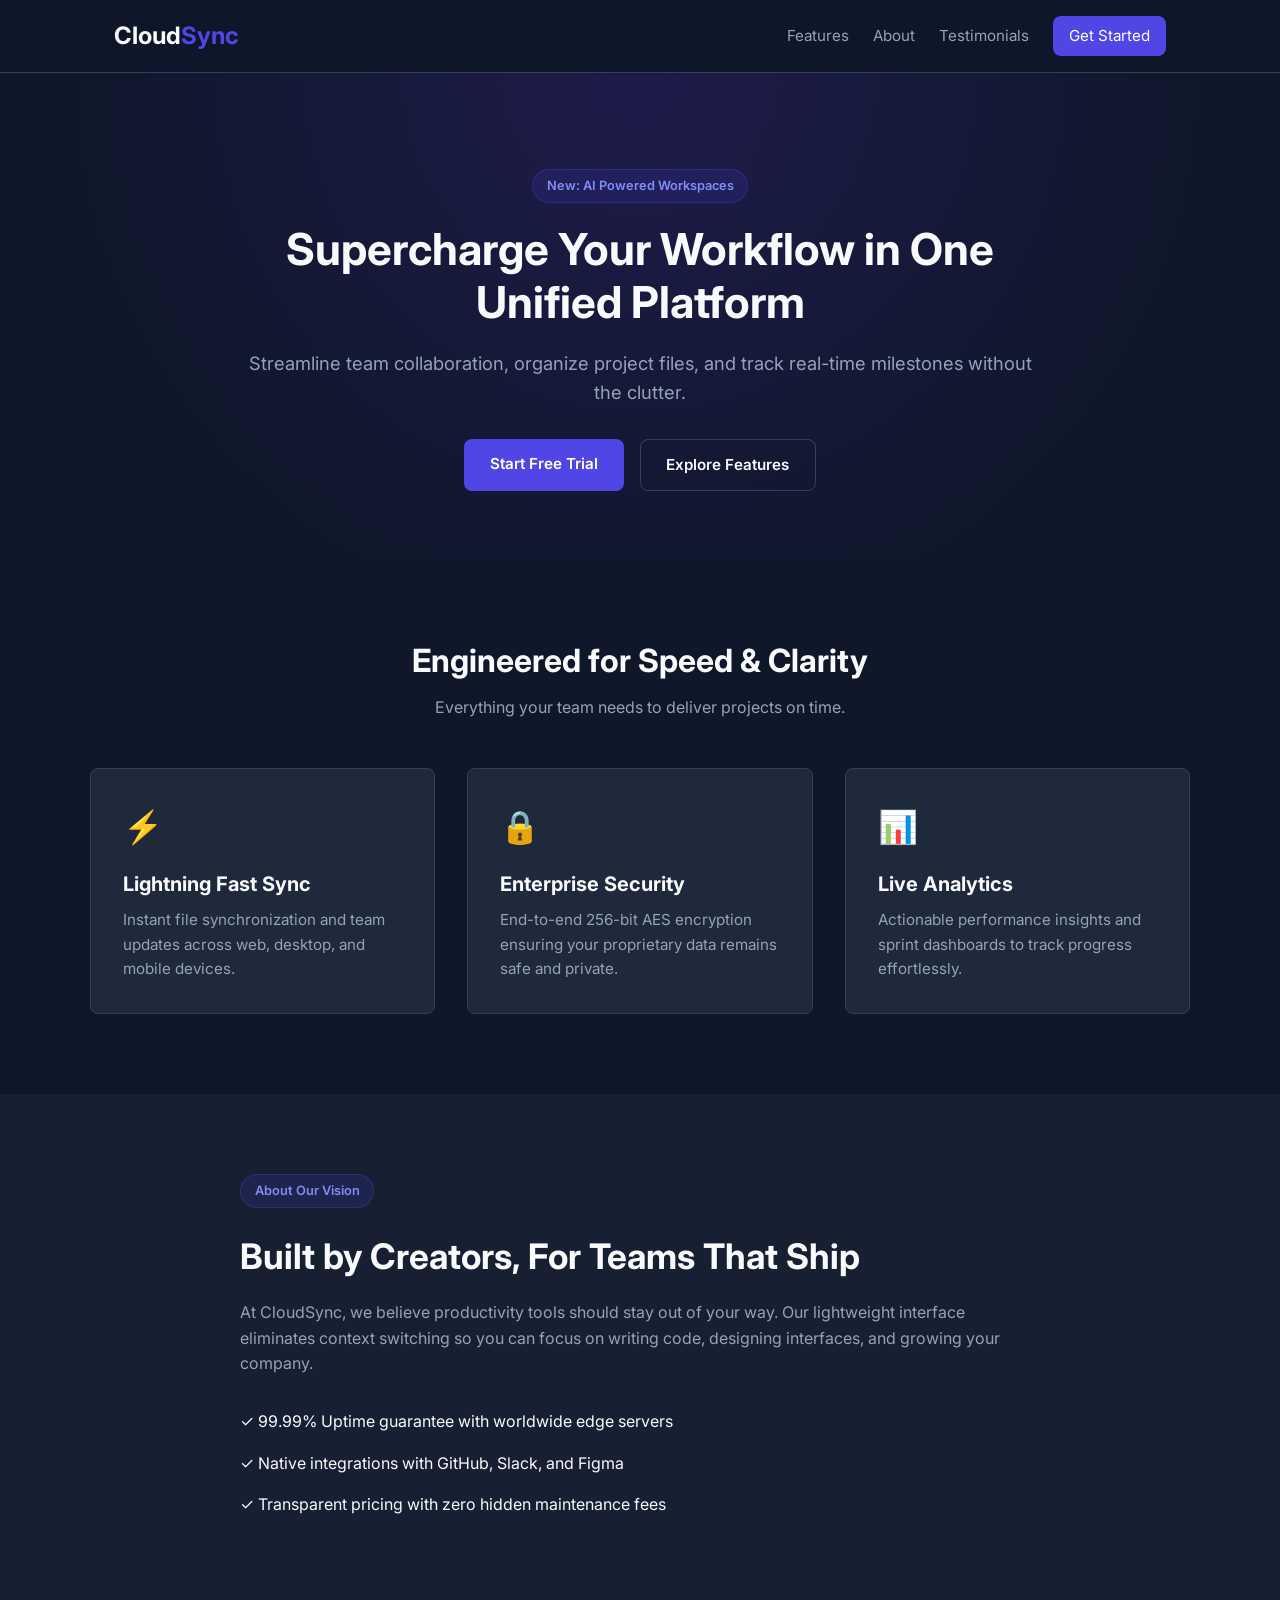
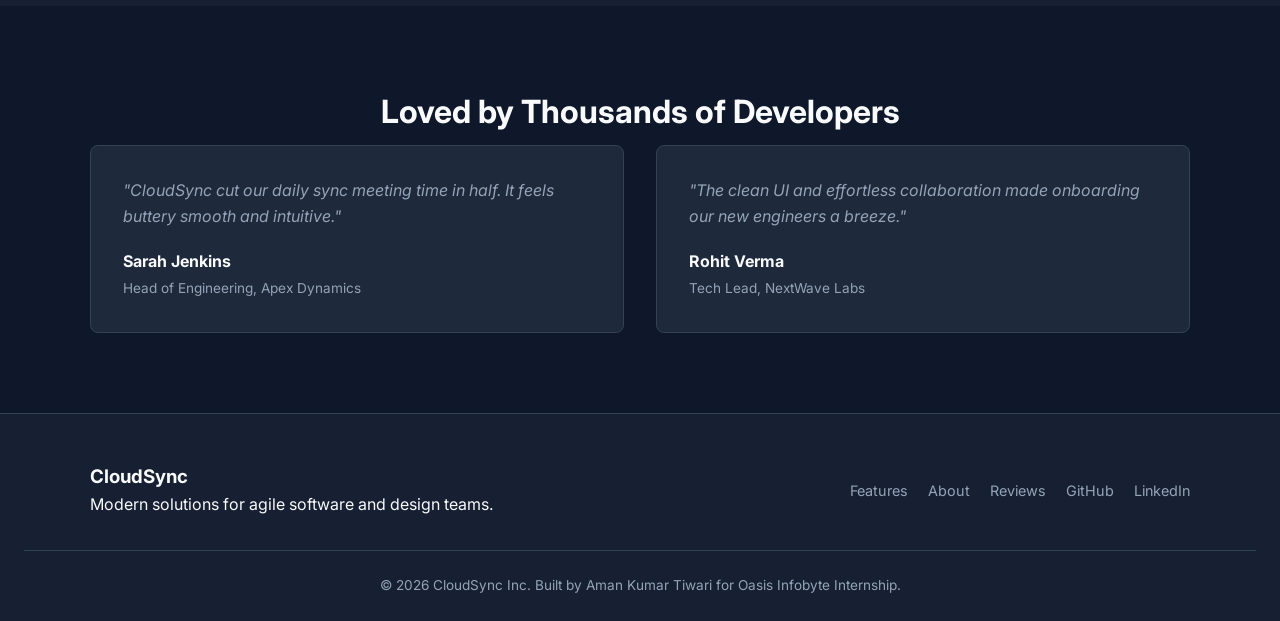
<file: WebDev-L1-LandingPage/index.html>
<!DOCTYPE html>
<html lang="en">
<head>
  <meta charset="UTF-8" />
  <meta name="viewport" content="width=device-width, initial-scale=1.0" />
  <title>CloudSync | Next-Gen Productivity</title>
  <link rel="stylesheet" href="style.css" />
  <link href="https://fonts.googleapis.com/css2?family=Inter:wght@400;600;700&display=swap" rel="stylesheet" />
</head>
<body>

  <!-- Sticky Navbar -->
  <header class="navbar">
    <div class="nav-container">
      <div class="logo">Cloud<span>Sync</span></div>
      <nav class="nav-links">
        <a href="#features">Features</a>
        <a href="#about">About</a>
        <a href="#testimonials">Testimonials</a>
        <a href="#contact" class="btn-nav">Get Started</a>
      </nav>
    </div>
  </header>

  <!-- Hero Section -->
  <section class="hero">
    <div class="hero-content">
      <span class="badge">New: AI Powered Workspaces</span>
      <h1>Supercharge Your Workflow in One Unified Platform</h1>
      <p>Streamline team collaboration, organize project files, and track real-time milestones without the clutter.</p>
      <div class="hero-cta">
        <a href="#contact" class="btn btn-primary">Start Free Trial</a>
        <a href="#features" class="btn btn-secondary">Explore Features</a>
      </div>
    </div>
  </section>

  <!-- Features Section -->
  <section id="features" class="section">
    <div class="container">
      <h2 class="section-title">Engineered for Speed & Clarity</h2>
      <p class="section-subtitle">Everything your team needs to deliver projects on time.</p>
      
      <div class="features-grid">
        <div class="feature-card">
          <div class="icon">⚡</div>
          <h3>Lightning Fast Sync</h3>
          <p>Instant file synchronization and team updates across web, desktop, and mobile devices.</p>
        </div>
        <div class="feature-card">
          <div class="icon">🔒</div>
          <h3>Enterprise Security</h3>
          <p>End-to-end 256-bit AES encryption ensuring your proprietary data remains safe and private.</p>
        </div>
        <div class="feature-card">
          <div class="icon">📊</div>
          <h3>Live Analytics</h3>
          <p>Actionable performance insights and sprint dashboards to track progress effortlessly.</p>
        </div>
      </div>
    </div>
  </section>

  <!-- About Section -->
  <section id="about" class="section alt-bg">
    <div class="container about-container">
      <div class="about-text">
        <span class="badge">About Our Vision</span>
        <h2>Built by Creators, For Teams That Ship</h2>
        <p>At CloudSync, we believe productivity tools should stay out of your way. Our lightweight interface eliminates context switching so you can focus on writing code, designing interfaces, and growing your company.</p>
        <ul class="about-points">
          <li>✓ 99.99% Uptime guarantee with worldwide edge servers</li>
          <li>✓ Native integrations with GitHub, Slack, and Figma</li>
          <li>✓ Transparent pricing with zero hidden maintenance fees</li>
        </ul>
      </div>
    </div>
  </section>

  <!-- Testimonials Section -->
  <section id="testimonials" class="section">
    <div class="container">
      <h2 class="section-title">Loved by Thousands of Developers</h2>
      <div class="testimonials-grid">
        <div class="testi-card">
          <p>"CloudSync cut our daily sync meeting time in half. It feels buttery smooth and intuitive."</p>
          <h4>Sarah Jenkins</h4>
          <span>Head of Engineering, Apex Dynamics</span>
        </div>
        <div class="testi-card">
          <p>"The clean UI and effortless collaboration made onboarding our new engineers a breeze."</p>
          <h4>Rohit Verma</h4>
          <span>Tech Lead, NextWave Labs</span>
        </div>
      </div>
    </div>
  </section>

  <!-- Footer -->
  <footer id="contact" class="footer">
    <div class="container footer-content">
      <div class="footer-brand">
        <h3>CloudSync</h3>
        <p>Modern solutions for agile software and design teams.</p>
      </div>
      <div class="footer-links">
        <a href="#features">Features</a>
        <a href="#about">About</a>
        <a href="#testimonials">Reviews</a>
        <a href="https://github.com" target="_blank">GitHub</a>
        <a href="https://linkedin.com" target="_blank">LinkedIn</a>
      </div>
    </div>
    <div class="footer-bottom">
      <p>© 2026 CloudSync Inc. Built by Aman Kumar Tiwari for Oasis Infobyte Internship.</p>
    </div>
  </footer>

</body>
</html>
</file>
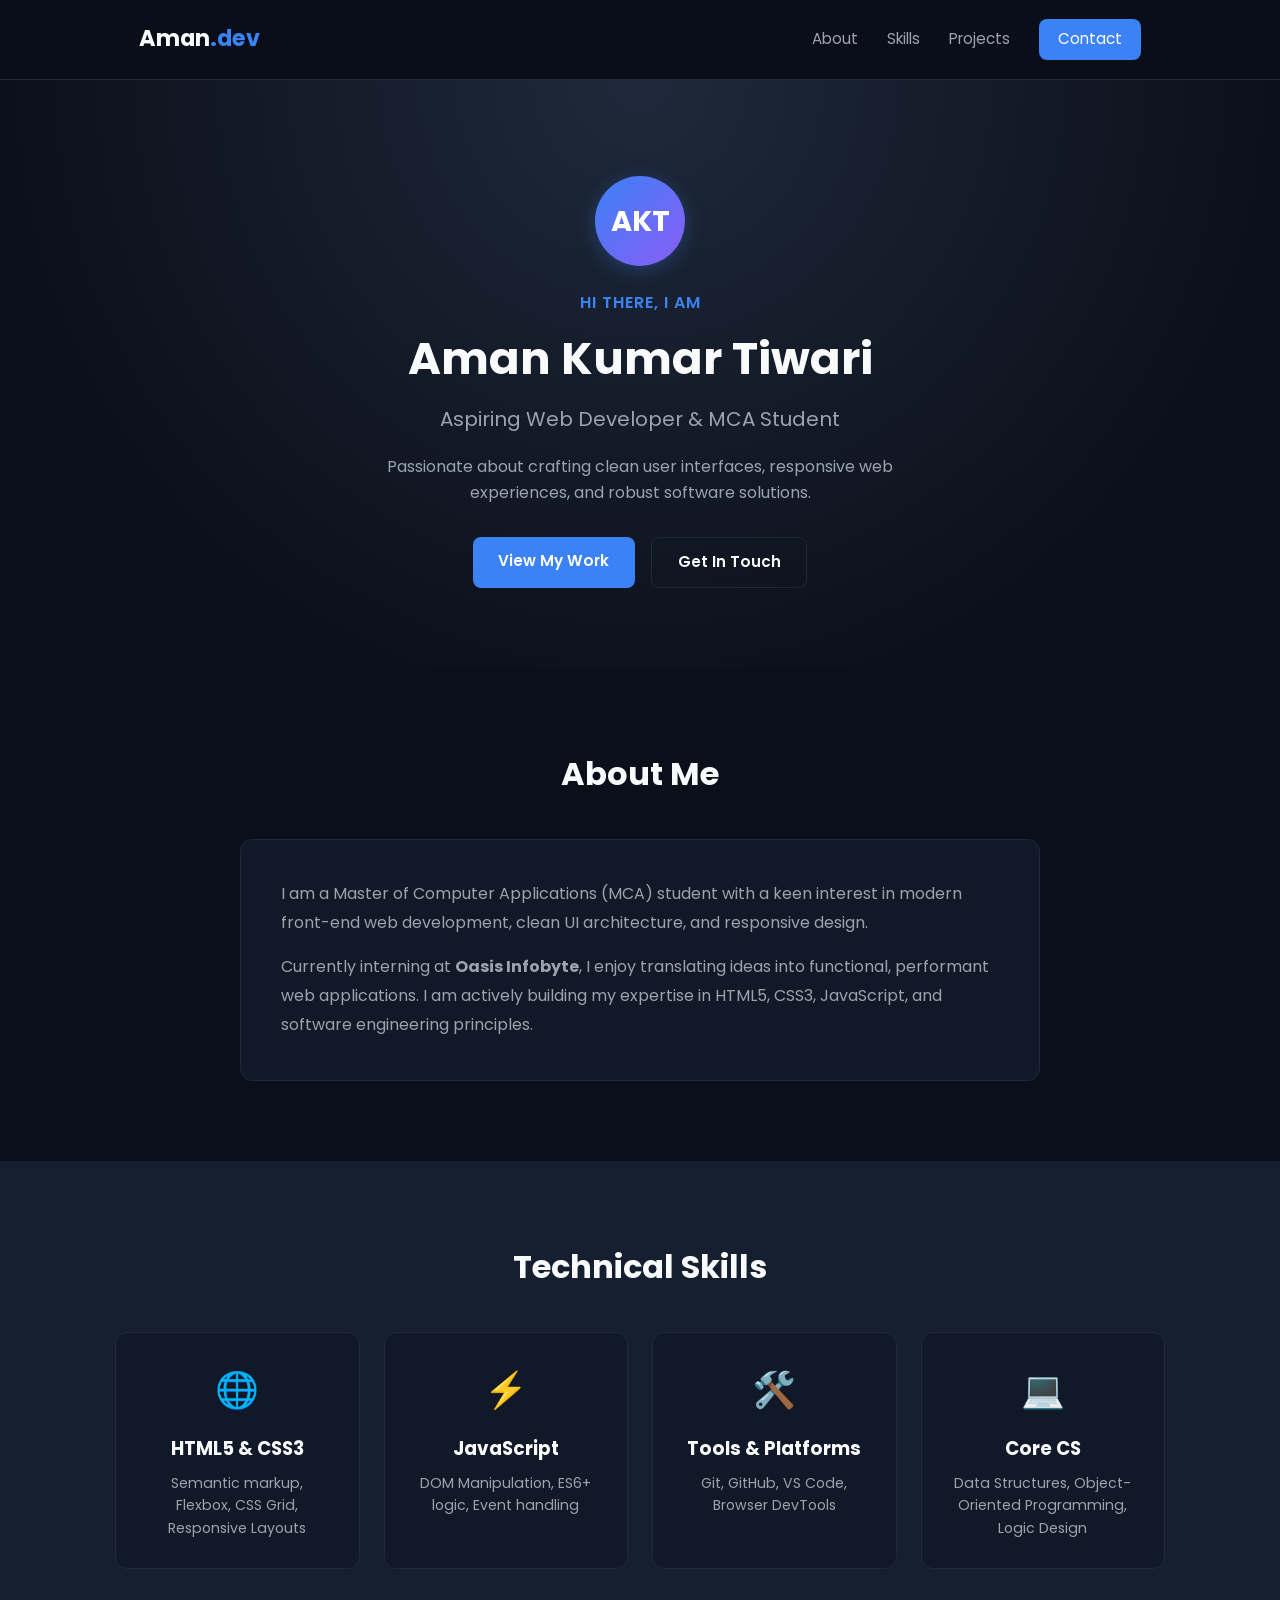
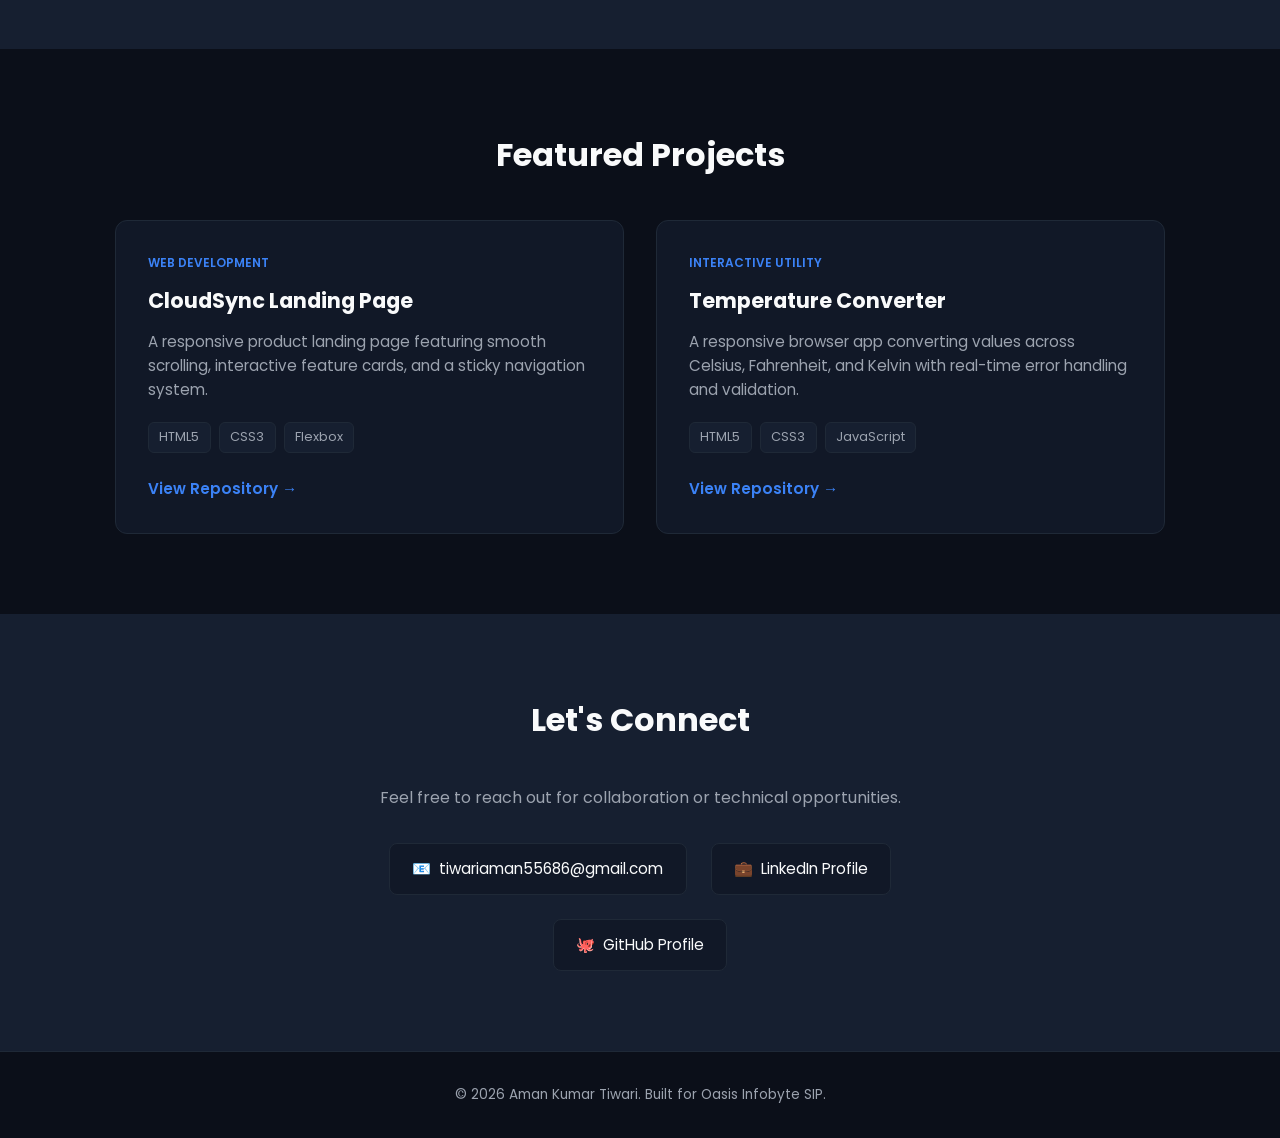
<file: WebDev-L1-Portfolio/index.html>
<!DOCTYPE html>
<html lang="en">
<head>
  <meta charset="UTF-8" />
  <meta name="viewport" content="width=device-width, initial-scale=1.0" />
  <title>Aman Kumar Tiwari | Portfolio</title>
  <link rel="stylesheet" href="style.css" />
  <link href="https://fonts.googleapis.com/css2?family=Poppins:wght@300;400;600;700&display=swap" rel="stylesheet" />
</head>
<body>

  <!-- Navigation Bar -->
  <header class="navbar">
    <div class="nav-container">
      <a href="#" class="logo">Aman<span>.dev</span></a>
      <nav class="nav-links">
        <a href="#about">About</a>
        <a href="#skills">Skills</a>
        <a href="#projects">Projects</a>
        <a href="#contact" class="btn-contact">Contact</a>
      </nav>
    </div>
  </header>

  <!-- Hero / Profile Section -->
  <section class="hero">
    <div class="hero-content">
      <div class="avatar-circle">AKT</div>
      <p class="greeting">Hi there, I am</p>
      <h1>Aman Kumar Tiwari</h1>
      <h2 class="role-title">Aspiring Web Developer & MCA Student</h2>
      <p class="bio-summary">
        Passionate about crafting clean user interfaces, responsive web experiences, and robust software solutions.
      </p>
      <div class="hero-buttons">
        <a href="#projects" class="btn btn-primary">View My Work</a>
        <a href="#contact" class="btn btn-secondary">Get In Touch</a>
      </div>
    </div>
  </section>

  <!-- About Section -->
  <section id="about" class="section">
    <div class="container">
      <h2 class="section-title">About Me</h2>
      <div class="about-card">
        <p>
          I am a Master of Computer Applications (MCA) student with a keen interest in modern front-end web development, clean UI architecture, and responsive design.
        </p>
        <p>
          Currently interning at <strong>Oasis Infobyte</strong>, I enjoy translating ideas into functional, performant web applications. I am actively building my expertise in HTML5, CSS3, JavaScript, and software engineering principles.
        </p>
      </div>
    </div>
  </section>

  <!-- Skills Section -->
  <section id="skills" class="section alt-bg">
    <div class="container">
      <h2 class="section-title">Technical Skills</h2>
      <div class="skills-grid">
        <div class="skill-card">
          <div class="skill-icon">🌐</div>
          <h3>HTML5 & CSS3</h3>
          <p>Semantic markup, Flexbox, CSS Grid, Responsive Layouts</p>
        </div>
        <div class="skill-card">
          <div class="skill-icon">⚡</div>
          <h3>JavaScript</h3>
          <p>DOM Manipulation, ES6+ logic, Event handling</p>
        </div>
        <div class="skill-card">
          <div class="skill-icon">🛠️</div>
          <h3>Tools & Platforms</h3>
          <p>Git, GitHub, VS Code, Browser DevTools</p>
        </div>
        <div class="skill-card">
          <div class="skill-icon">💻</div>
          <h3>Core CS</h3>
          <p>Data Structures, Object-Oriented Programming, Logic Design</p>
        </div>
      </div>
    </div>
  </section>

  <!-- Projects Section -->
  <section id="projects" class="section">
    <div class="container">
      <h2 class="section-title">Featured Projects</h2>
      <div class="projects-grid">
        <div class="project-card">
          <div class="project-tag">Web Development</div>
          <h3>CloudSync Landing Page</h3>
          <p>A responsive product landing page featuring smooth scrolling, interactive feature cards, and a sticky navigation system.</p>
          <div class="tech-tags">
            <span>HTML5</span>
            <span>CSS3</span>
            <span>Flexbox</span>
          </div>
          <a href="https://github.com/tiwariaman55686-droid/OIBSIP/tree/main/WebDev-L1-LandingPage" target="_blank" class="project-link">View Repository →</a>
        </div>

        <div class="project-card">
          <div class="project-tag">Interactive Utility</div>
          <h3>Temperature Converter</h3>
          <p>A responsive browser app converting values across Celsius, Fahrenheit, and Kelvin with real-time error handling and validation.</p>
          <div class="tech-tags">
            <span>HTML5</span>
            <span>CSS3</span>
            <span>JavaScript</span>
          </div>
          <a href="https://github.com/tiwariaman55686-droid/OIBSIP" target="_blank" class="project-link">View Repository →</a>
        </div>
      </div>
    </div>
  </section>

  <!-- Contact Section -->
  <section id="contact" class="section alt-bg">
    <div class="container contact-container">
      <h2 class="section-title">Let's Connect</h2>
      <p class="contact-desc">Feel free to reach out for collaboration or technical opportunities.</p>
      
      <div class="contact-links">
        <a href="mailto:tiwariaman55686@gmail.com" class="contact-item">
          <span>📧</span> tiwariaman55686@gmail.com
        </a>
        <a href="https://www.linkedin.com/in/aman-tiwari-228145401" target="_blank" class="contact-item">
          <span>💼</span> LinkedIn Profile
        </a>
        <a href="https://github.com/tiwariaman55686-droid" target="_blank" class="contact-item">
          <span>🐙</span> GitHub Profile
        </a>
      </div>
    </div>
  </section>

  <!-- Footer -->
  <footer class="footer">
    <p>© 2026 Aman Kumar Tiwari. Built for Oasis Infobyte SIP.</p>
  </footer>

</body>
</html>
</file>
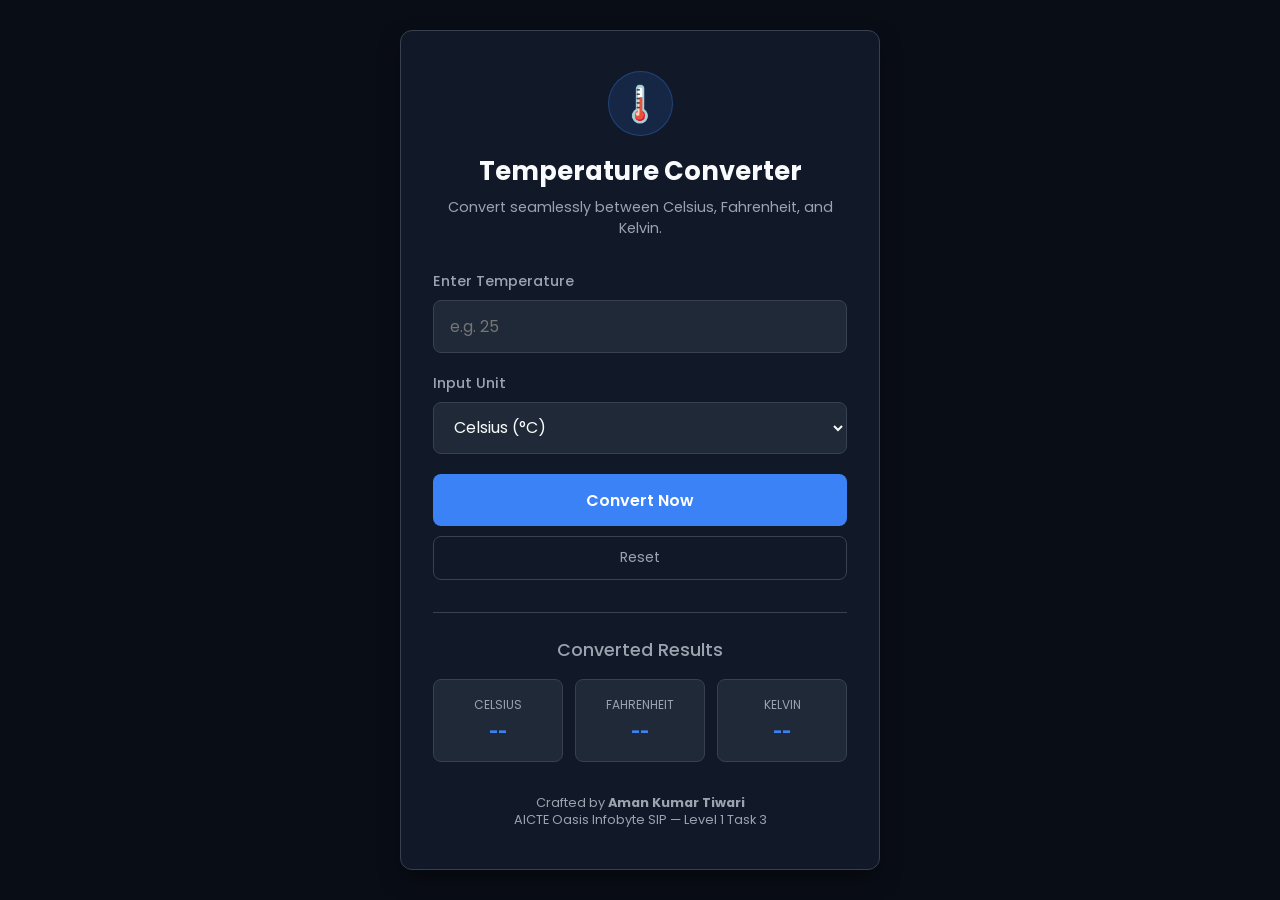
<file: WebDev-L1-TemperatureConverter/index.html>
<!DOCTYPE html>
<html lang="en">
<head>
  <meta charset="UTF-8" />
  <meta name="viewport" content="width=device-width, initial-scale=1.0" />
  <title>Temperature Converter | Oasis Infobyte</title>
  <link rel="stylesheet" href="style.css" />
  <link href="https://fonts.googleapis.com/css2?family=Poppins:wght@400;500;600;700&display=swap" rel="stylesheet" />
</head>
<body>

  <div class="converter-card">
    <div class="card-header">
      <div class="icon-circle">🌡️</div>
      <h1>Temperature Converter</h1>
      <p>Convert seamlessly between Celsius, Fahrenheit, and Kelvin.</p>
    </div>

    <form id="tempForm" onsubmit="return false;">
      <div class="input-group">
        <label for="degrees">Enter Temperature</label>
        <input 
          type="number" 
          id="degrees" 
          step="any" 
          placeholder="e.g. 25" 
          required 
          autocomplete="off"
        />
        <span class="error-msg" id="errorMsg"></span>
      </div>

      <div class="input-group">
        <label for="unitType">Input Unit</label>
        <select id="unitType">
          <option value="celsius">Celsius (°C)</option>
          <option value="fahrenheit">Fahrenheit (°F)</option>
          <option value="kelvin">Kelvin (K)</option>
        </select>
      </div>

      <button type="button" id="convertBtn" class="btn-convert">Convert Now</button>
      <button type="button" id="resetBtn" class="btn-reset">Reset</button>
    </form>

    <!-- Results Section -->
    <div class="results-container" id="resultsContainer">
      <h2>Converted Results</h2>
      <div class="results-grid">
        <div class="result-box">
          <span class="unit-title">Celsius</span>
          <span class="unit-val" id="resCelsius">--</span>
        </div>
        <div class="result-box">
          <span class="unit-title">Fahrenheit</span>
          <span class="unit-val" id="resFahrenheit">--</span>
        </div>
        <div class="result-box">
          <span class="unit-title">Kelvin</span>
          <span class="unit-val" id="resKelvin">--</span>
        </div>
      </div>
    </div>

    <footer class="card-footer">
      <p>Crafted by <strong>Aman Kumar Tiwari</strong></p>
      <p>AICTE Oasis Infobyte SIP — Level 1 Task 3</p>
    </footer>
  </div>

  <script src="script.js"></script>
</body>
</html>
</file>
<file: WebDev-L1-LandingPage/style.css>
:root {
  --primary: #4f46e5;
  --primary-hover: #4338ca;
  --bg-dark: #0f172a;
  --bg-surface: #1e293b;
  --bg-alt: #162032;
  --text-main: #f8fafc;
  --text-muted: #94a3b8;
  --border: #334155;
  --radius: 8px;
}

* {
  margin: 0;
  padding: 0;
  box-sizing: border-box;
  font-family: 'Inter', sans-serif;
  scroll-behavior: smooth;
}

body {
  background-color: var(--bg-dark);
  color: var(--text-main);
  line-height: 1.6;
}

/* Navbar */
.navbar {
  position: sticky;
  top: 0;
  z-index: 100;
  background-color: rgba(15, 23, 42, 0.95);
  backdrop-filter: blur(8px);
  border-bottom: 1px solid var(--border);
}

.nav-container {
  max-width: 1100px;
  margin: 0 auto;
  padding: 1rem 1.5rem;
  display: flex;
  justify-content: space-between;
  align-items: center;
}

.logo {
  font-size: 1.5rem;
  font-weight: 700;
  color: var(--text-main);
}

.logo span {
  color: var(--primary);
}

.nav-links {
  display: flex;
  align-items: center;
  gap: 1.5rem;
}

.nav-links a {
  color: var(--text-muted);
  text-decoration: none;
  font-size: 0.95rem;
  transition: color 0.2s ease;
}

.nav-links a:hover {
  color: var(--text-main);
}

.btn-nav {
  padding: 0.5rem 1rem;
  background: var(--primary);
  color: #fff !important;
  border-radius: var(--radius);
}

/* Hero Section */
.hero {
  padding: 6rem 1.5rem 4rem;
  text-align: center;
  background: radial-gradient(circle at top, #1e1b4b 0%, var(--bg-dark) 70%);
}

.hero-content {
  max-width: 800px;
  margin: 0 auto;
}

.badge {
  display: inline-block;
  padding: 0.35rem 0.85rem;
  font-size: 0.8rem;
  font-weight: 600;
  background-color: rgba(79, 70, 229, 0.15);
  color: #818cf8;
  border: 1px solid rgba(79, 70, 229, 0.3);
  border-radius: 9999px;
  margin-bottom: 1.25rem;
}

.hero h1 {
  font-size: 2.75rem;
  font-weight: 700;
  line-height: 1.2;
  margin-bottom: 1.25rem;
}

.hero p {
  font-size: 1.15rem;
  color: var(--text-muted);
  margin-bottom: 2rem;
}

.hero-cta {
  display: flex;
  justify-content: center;
  gap: 1rem;
}

.btn {
  display: inline-block;
  padding: 0.8rem 1.6rem;
  border-radius: var(--radius);
  text-decoration: none;
  font-weight: 600;
  font-size: 0.95rem;
  transition: all 0.2s ease;
}

.btn-primary {
  background-color: var(--primary);
  color: #fff;
}

.btn-primary:hover {
  background-color: var(--primary-hover);
}

.btn-secondary {
  background-color: transparent;
  color: var(--text-main);
  border: 1px solid var(--border);
}

.btn-secondary:hover {
  background-color: var(--bg-surface);
}

/* Sections */
.section {
  padding: 5rem 1.5rem;
}

.alt-bg {
  background-color: var(--bg-alt);
}

.container {
  max-width: 1100px;
  margin: 0 auto;
}

.section-title {
  text-align: center;
  font-size: 2rem;
  margin-bottom: 0.5rem;
}

.section-subtitle {
  text-align: center;
  color: var(--text-muted);
  margin-bottom: 3rem;
}

/* Features Grid */
.features-grid {
  display: grid;
  grid-template-columns: repeat(auto-fit, minmax(280px, 1fr));
  gap: 2rem;
}

.feature-card {
  background-color: var(--bg-surface);
  border: 1px solid var(--border);
  padding: 2rem;
  border-radius: var(--radius);
  transition: transform 0.2s ease;
}

.feature-card:hover {
  transform: translateY(-4px);
}

.feature-card .icon {
  font-size: 2rem;
  margin-bottom: 1rem;
}

.feature-card h3 {
  margin-bottom: 0.5rem;
  font-size: 1.25rem;
}

.feature-card p {
  color: var(--text-muted);
  font-size: 0.95rem;
}

/* About Section */
.about-container {
  max-width: 800px;
}

.about-text h2 {
  font-size: 2.2rem;
  margin-bottom: 1rem;
}

.about-text p {
  color: var(--text-muted);
  margin-bottom: 1.5rem;
}

.about-points {
  list-style: none;
}

.about-points li {
  padding: 0.5rem 0;
  color: var(--text-main);
}

/* Testimonials Grid */
.testimonials-grid {
  display: grid;
  grid-template-columns: repeat(auto-fit, minmax(300px, 1fr));
  gap: 2rem;
}

.testi-card {
  background-color: var(--bg-surface);
  border: 1px solid var(--border);
  padding: 2rem;
  border-radius: var(--radius);
}

.testi-card p {
  color: var(--text-muted);
  font-style: italic;
  margin-bottom: 1.25rem;
}

.testi-card h4 {
  font-size: 1rem;
}

.testi-card span {
  font-size: 0.85rem;
  color: var(--text-muted);
}

/* Footer */
.footer {
  border-top: 1px solid var(--border);
  background-color: var(--bg-alt);
  padding: 3rem 1.5rem 1.5rem;
}

.footer-content {
  display: flex;
  justify-content: space-between;
  align-items: center;
  flex-wrap: wrap;
  gap: 1.5rem;
  margin-bottom: 2rem;
}

.footer-links {
  display: flex;
  gap: 1.25rem;
}

.footer-links a {
  color: var(--text-muted);
  text-decoration: none;
  font-size: 0.9rem;
}

.footer-links a:hover {
  color: var(--text-main);
}

.footer-bottom {
  text-align: center;
  border-top: 1px solid var(--border);
  padding-top: 1.5rem;
  color: var(--text-muted);
  font-size: 0.85rem;
}

/* Responsive */
@media (max-width: 768px) {
  .nav-links {
    display: none;
  }
  .hero h1 {
    font-size: 2rem;
  }
  .hero-cta {
    flex-direction: column;
  }
}
</file>
<file: WebDev-L1-Portfolio/style.css>
:root {
  --primary: #3b82f6;
  --primary-hover: #2563eb;
  --bg-dark: #0b0f19;
  --bg-card: #111827;
  --bg-alt: #161f30;
  --text-main: #f9fafb;
  --text-muted: #9ca3af;
  --border: #1f2937;
  --radius: 12px;
}

* {
  margin: 0;
  padding: 0;
  box-sizing: border-box;
  font-family: 'Poppins', sans-serif;
  scroll-behavior: smooth;
}

body {
  background-color: var(--bg-dark);
  color: var(--text-main);
  line-height: 1.6;
}

/* Navbar */
.navbar {
  position: sticky;
  top: 0;
  z-index: 100;
  background-color: rgba(11, 15, 25, 0.95);
  backdrop-filter: blur(10px);
  border-bottom: 1px solid var(--border);
}

.nav-container {
  max-width: 1050px;
  margin: 0 auto;
  padding: 1.2rem 1.5rem;
  display: flex;
  justify-content: space-between;
  align-items: center;
}

.logo {
  font-size: 1.4rem;
  font-weight: 700;
  color: var(--text-main);
  text-decoration: none;
}

.logo span {
  color: var(--primary);
}

.nav-links {
  display: flex;
  align-items: center;
  gap: 1.8rem;
}

.nav-links a {
  color: var(--text-muted);
  text-decoration: none;
  font-size: 0.95rem;
  transition: color 0.2s ease;
}

.nav-links a:hover {
  color: var(--text-main);
}

.btn-contact {
  padding: 0.5rem 1.2rem;
  background-color: var(--primary);
  color: #fff !important;
  border-radius: 8px;
  transition: background 0.2s ease;
}

.btn-contact:hover {
  background-color: var(--primary-hover);
}

/* Hero Section */
.hero {
  padding: 6rem 1.5rem 5rem;
  text-align: center;
  background: radial-gradient(circle at top, #1e293b 0%, var(--bg-dark) 75%);
}

.hero-content {
  max-width: 750px;
  margin: 0 auto;
}

.avatar-circle {
  width: 90px;
  height: 90px;
  margin: 0 auto 1.5rem;
  border-radius: 50%;
  background: linear-gradient(135deg, #3b82f6, #8b5cf6);
  display: flex;
  align-items: center;
  justify-content: center;
  font-size: 1.8rem;
  font-weight: 700;
  color: #fff;
  box-shadow: 0 4px 20px rgba(59, 130, 246, 0.3);
}

.greeting {
  font-size: 1rem;
  color: var(--primary);
  font-weight: 600;
  text-transform: uppercase;
  letter-spacing: 1px;
}

.hero h1 {
  font-size: 2.8rem;
  font-weight: 700;
  margin: 0.5rem 0;
}

.role-title {
  font-size: 1.25rem;
  font-weight: 400;
  color: var(--text-muted);
  margin-bottom: 1.2rem;
}

.bio-summary {
  font-size: 1rem;
  color: var(--text-muted);
  max-width: 600px;
  margin: 0 auto 2rem;
}

.hero-buttons {
  display: flex;
  justify-content: center;
  gap: 1rem;
}

.btn {
  padding: 0.75rem 1.6rem;
  border-radius: 8px;
  text-decoration: none;
  font-weight: 600;
  font-size: 0.95rem;
  transition: all 0.2s ease;
}

.btn-primary {
  background-color: var(--primary);
  color: #fff;
}

.btn-primary:hover {
  background-color: var(--primary-hover);
}

.btn-secondary {
  border: 1px solid var(--border);
  color: var(--text-main);
}

.btn-secondary:hover {
  background-color: var(--bg-card);
}

/* Sections */
.section {
  padding: 5rem 1.5rem;
}

.alt-bg {
  background-color: var(--bg-alt);
}

.container {
  max-width: 1050px;
  margin: 0 auto;
}

.section-title {
  text-align: center;
  font-size: 2rem;
  font-weight: 700;
  margin-bottom: 2.5rem;
}

/* About Card */
.about-card {
  background-color: var(--bg-card);
  border: 1px solid var(--border);
  padding: 2.5rem;
  border-radius: var(--radius);
  max-width: 800px;
  margin: 0 auto;
}

.about-card p {
  color: var(--text-muted);
  margin-bottom: 1rem;
  line-height: 1.8;
}

.about-card p:last-child {
  margin-bottom: 0;
}

/* Skills Grid */
.skills-grid {
  display: grid;
  grid-template-columns: repeat(auto-fit, minmax(220px, 1fr));
  gap: 1.5rem;
}

.skill-card {
  background-color: var(--bg-card);
  border: 1px solid var(--border);
  padding: 1.8rem;
  border-radius: var(--radius);
  text-align: center;
}

.skill-icon {
  font-size: 2.2rem;
  margin-bottom: 1rem;
}

.skill-card h3 {
  font-size: 1.15rem;
  margin-bottom: 0.5rem;
}

.skill-card p {
  color: var(--text-muted);
  font-size: 0.88rem;
}

/* Projects Grid */
.projects-grid {
  display: grid;
  grid-template-columns: repeat(auto-fit, minmax(320px, 1fr));
  gap: 2rem;
}

.project-card {
  background-color: var(--bg-card);
  border: 1px solid var(--border);
  padding: 2rem;
  border-radius: var(--radius);
  display: flex;
  flex-direction: column;
  transition: transform 0.2s ease;
}

.project-card:hover {
  transform: translateY(-4px);
}

.project-tag {
  font-size: 0.75rem;
  font-weight: 600;
  text-transform: uppercase;
  color: var(--primary);
  margin-bottom: 0.75rem;
}

.project-card h3 {
  font-size: 1.3rem;
  margin-bottom: 0.75rem;
}

.project-card p {
  color: var(--text-muted);
  font-size: 0.95rem;
  margin-bottom: 1.25rem;
  flex-grow: 1;
}

.tech-tags {
  display: flex;
  gap: 0.5rem;
  margin-bottom: 1.5rem;
}

.tech-tags span {
  background: var(--bg-alt);
  border: 1px solid var(--border);
  padding: 0.25rem 0.65rem;
  border-radius: 6px;
  font-size: 0.8rem;
  color: var(--text-muted);
}

.project-link {
  color: var(--primary);
  text-decoration: none;
  font-weight: 600;
  font-size: 0.95rem;
}

/* Contact */
.contact-container {
  text-align: center;
  max-width: 700px;
}

.contact-desc {
  color: var(--text-muted);
  margin-bottom: 2rem;
}

.contact-links {
  display: flex;
  justify-content: center;
  gap: 1.5rem;
  flex-wrap: wrap;
}

.contact-item {
  background-color: var(--bg-card);
  border: 1px solid var(--border);
  padding: 0.8rem 1.4rem;
  border-radius: 8px;
  color: var(--text-main);
  text-decoration: none;
  font-size: 0.95rem;
  display: flex;
  align-items: center;
  gap: 0.5rem;
  transition: border-color 0.2s ease;
}

.contact-item:hover {
  border-color: var(--primary);
}

/* Footer */
.footer {
  text-align: center;
  padding: 2rem;
  border-top: 1px solid var(--border);
  color: var(--text-muted);
  font-size: 0.85rem;
}

/* Responsive */
@media (max-width: 768px) {
  .nav-links {
    display: none;
  }
  .hero h1 {
    font-size: 2.1rem;
  }
}
</file>
<file: WebDev-L1-TemperatureConverter/style.css>
:root {
  --primary: #3b82f6;
  --primary-hover: #2563eb;
  --bg-dark: #090d16;
  --card-bg: #111827;
  --input-bg: #1f2937;
  --border: #374151;
  --text-main: #f9fafb;
  --text-muted: #9ca3af;
  --danger: #ef4444;
  --success: #10b981;
  --radius: 12px;
}

* {
  margin: 0;
  padding: 0;
  box-sizing: border-box;
  font-family: 'Poppins', sans-serif;
}

body {
  background-color: var(--bg-dark);
  color: var(--text-main);
  min-height: 100vh;
  display: flex;
  align-items: center;
  justify-content: center;
  padding: 1.5rem;
}

.converter-card {
  background-color: var(--card-bg);
  border: 1px solid var(--border);
  border-radius: var(--radius);
  max-width: 480px;
  width: 100%;
  padding: 2.5rem 2rem;
  box-shadow: 0 10px 25px -5px rgba(0, 0, 0, 0.5);
}

.card-header {
  text-align: center;
  margin-bottom: 2rem;
}

.icon-circle {
  font-size: 2.2rem;
  width: 65px;
  height: 65px;
  background-color: rgba(59, 130, 246, 0.15);
  border: 1px solid rgba(59, 130, 246, 0.3);
  border-radius: 50%;
  display: flex;
  align-items: center;
  justify-content: center;
  margin: 0 auto 1rem;
}

.card-header h1 {
  font-size: 1.6rem;
  font-weight: 700;
  margin-bottom: 0.4rem;
}

.card-header p {
  color: var(--text-muted);
  font-size: 0.9rem;
}

.input-group {
  display: flex;
  flex-direction: column;
  margin-bottom: 1.25rem;
}

.input-group label {
  font-size: 0.9rem;
  font-weight: 500;
  margin-bottom: 0.5rem;
  color: var(--text-muted);
}

.input-group input,
.input-group select {
  background-color: var(--input-bg);
  border: 1px solid var(--border);
  color: var(--text-main);
  padding: 0.8rem 1rem;
  border-radius: 8px;
  font-size: 1rem;
  outline: none;
  transition: border-color 0.2s ease;
}

.input-group input:focus,
.input-group select:focus {
  border-color: var(--primary);
}

.error-msg {
  color: var(--danger);
  font-size: 0.8rem;
  margin-top: 0.4rem;
  display: none;
}

.btn-convert {
  width: 100%;
  padding: 0.85rem;
  background-color: var(--primary);
  color: #fff;
  border: none;
  border-radius: 8px;
  font-size: 1rem;
  font-weight: 600;
  cursor: pointer;
  transition: background-color 0.2s ease;
  margin-bottom: 0.6rem;
}

.btn-convert:hover {
  background-color: var(--primary-hover);
}

.btn-reset {
  width: 100%;
  padding: 0.65rem;
  background: transparent;
  color: var(--text-muted);
  border: 1px solid var(--border);
  border-radius: 8px;
  font-size: 0.9rem;
  cursor: pointer;
  transition: all 0.2s ease;
}

.btn-reset:hover {
  background-color: var(--input-bg);
  color: var(--text-main);
}

/* Results */
.results-container {
  margin-top: 2rem;
  padding-top: 1.5rem;
  border-top: 1px solid var(--border);
}

.results-container h2 {
  font-size: 1.1rem;
  text-align: center;
  margin-bottom: 1rem;
  color: var(--text-muted);
  font-weight: 500;
}

.results-grid {
  display: grid;
  grid-template-columns: repeat(3, 1fr);
  gap: 0.75rem;
}

.result-box {
  background-color: var(--input-bg);
  border: 1px solid var(--border);
  padding: 1rem 0.5rem;
  border-radius: 8px;
  text-align: center;
}

.unit-title {
  display: block;
  font-size: 0.75rem;
  color: var(--text-muted);
  text-transform: uppercase;
  margin-bottom: 0.3rem;
}

.unit-val {
  font-size: 1.05rem;
  font-weight: 700;
  color: var(--primary);
}

/* Footer */
.card-footer {
  text-align: center;
  margin-top: 2rem;
  font-size: 0.8rem;
  color: var(--text-muted);
  line-height: 1.4;
}
</file>
